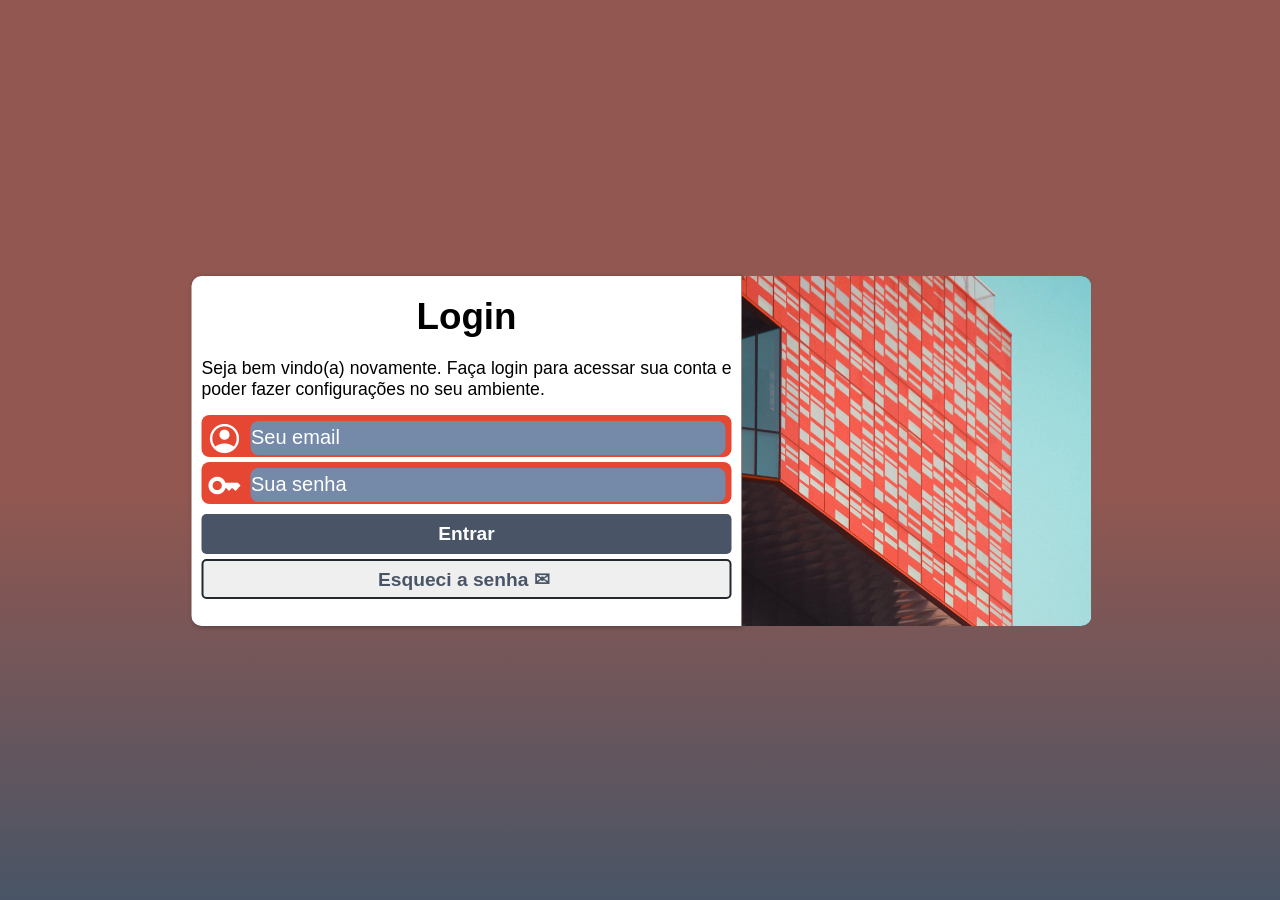
<file: V01/index.html>
<!DOCTYPE html>
<html lang="pt-br">
<head>
    <meta charset="UTF-8">
    <meta name="viewport" content="width=device-width, initial-scale=1.0">
    <title>Projeto Login</title>

    <link rel="stylesheet" href="https://fonts.googleapis.com/css2?family=Material+Symbols+Rounded:opsz,wght,FILL,GRAD@20..48,100..700,0..1,-50..200&icon_names=account_circle" />
    <link rel="stylesheet" href="https://fonts.googleapis.com/css2?family=Material+Symbols+Outlined:opsz,wght,FILL,GRAD@20..48,100..700,0..1,-50..200&icon_names=key" />

    <link rel="stylesheet" href="estilo/style.css" media="all">
    <link rel="stylesheet" href="estilo/tablet.css" media="screen and (min-width:768px) and (max-width:992px)">
    <link rel="stylesheet" href="estilo/pc.css" media="screen and (min-width:992px)">
</head>
<body>
    <div id="menu">
        <iframe id="predio" src="predio.html" frameborder="0"></iframe>
        <section>
            <h1>Login</h1>
            <p>Seja bem vindo(a) novamente. Faça login para acessar sua conta e poder fazer configurações no seu ambiente.</p>

            <form action="" method="post">
                <div class="user">
                    <label for="iemail">
                        <span class="material-symbols-rounded">account_circle</span>
                    </label>
                    <input class="user" type="email" name="email" id="iemail" placeholder="Seu email" required>
                </div>
                <div class="pass">
                    <label for="isenha">
                       <span class="material-symbols-outlined">key</span>
                    </label>
                    <input class="pass" type="password" name="senha" id="isenha" placeholder="Sua senha" required>
                </div>

                <div>
                    <input class="entrar" type="submit" value="Entrar" id="entrar"> 
                    
                    <input class="apagar" type="button" value="Esqueci a senha &#x2709 " id="esquece">
                </div>
            </form>
        </section>
    </div>
</body>
</html>
</file>
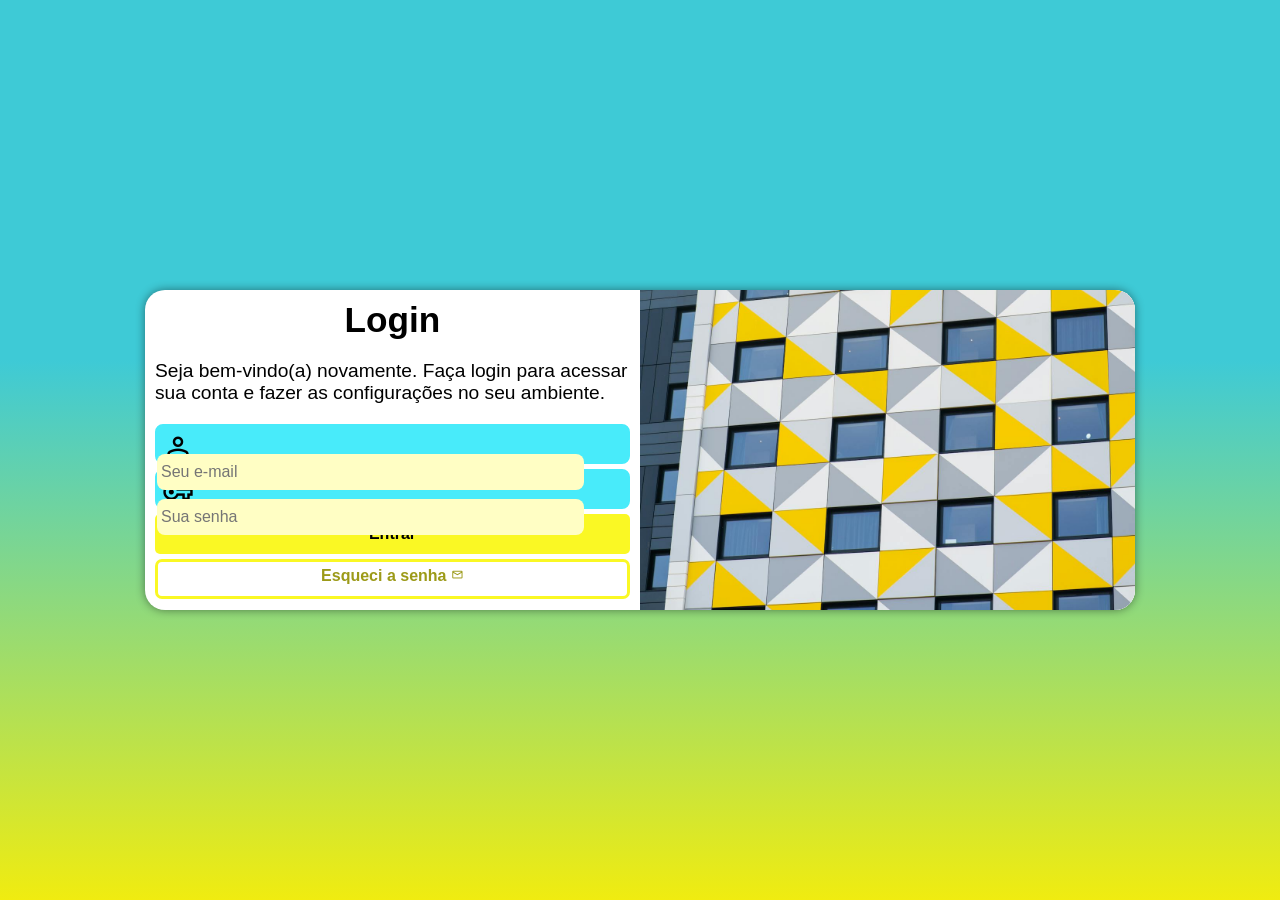
<file: V02/index.html>
<!DOCTYPE html>
<html lang="pt-br">
<head>
    <meta charset="UTF-8">
    <meta name="viewport" content="width=device-width, initial-scale=1.0">
    <title>Login</title>
    <link href="https://fonts.googleapis.com/css2?family=Material+Symbols+Outlined" rel="stylesheet" />

    <link rel="stylesheet" href="estilos/style.css">

    <link rel="stylesheet" href="estilos/media-queries.css">
</head>
<body>
    <main>
        <section id="login">
            <div id="imagem">
                <!--Imagem aqui!-->
            </div>
            <div id="formulario">
                <h1>Login</h1>
                <p>Seja bem-vindo(a) novamente. Faça login para acessar sua conta e fazer as configurações no seu ambiente.</p>
                <form action="login.php" method="post" autocomplete="on">
                    <div class="campo">
                        <span class="material-symbols-outlined">person</span>
                        <input type="email" name="login" id="ilogin" placeholder="Seu e-mail" autocomplete="email" required maxlength="30">
                        <label for="ilogin">Login</label>
                    </div>
                    <div class="campo">
                        <span class="material-symbols-outlined">vpn_key</span>
                        <input type="password" name="senha" id="isenha" placeholder="Sua senha" autocomplete="current-password" required minlength="8" maxlength="20">
                        <label for="isenha">Senha:</label>
                    </div>
                    <input type="submit" value="Entrar">
                    <a href="esqueci.html" class="botao">Esqueci a senha <span class="material-symbols-outlined">mail</span></a>
                </form>
            </div>

        </section>
    </main>
</body>
</html>
</file>
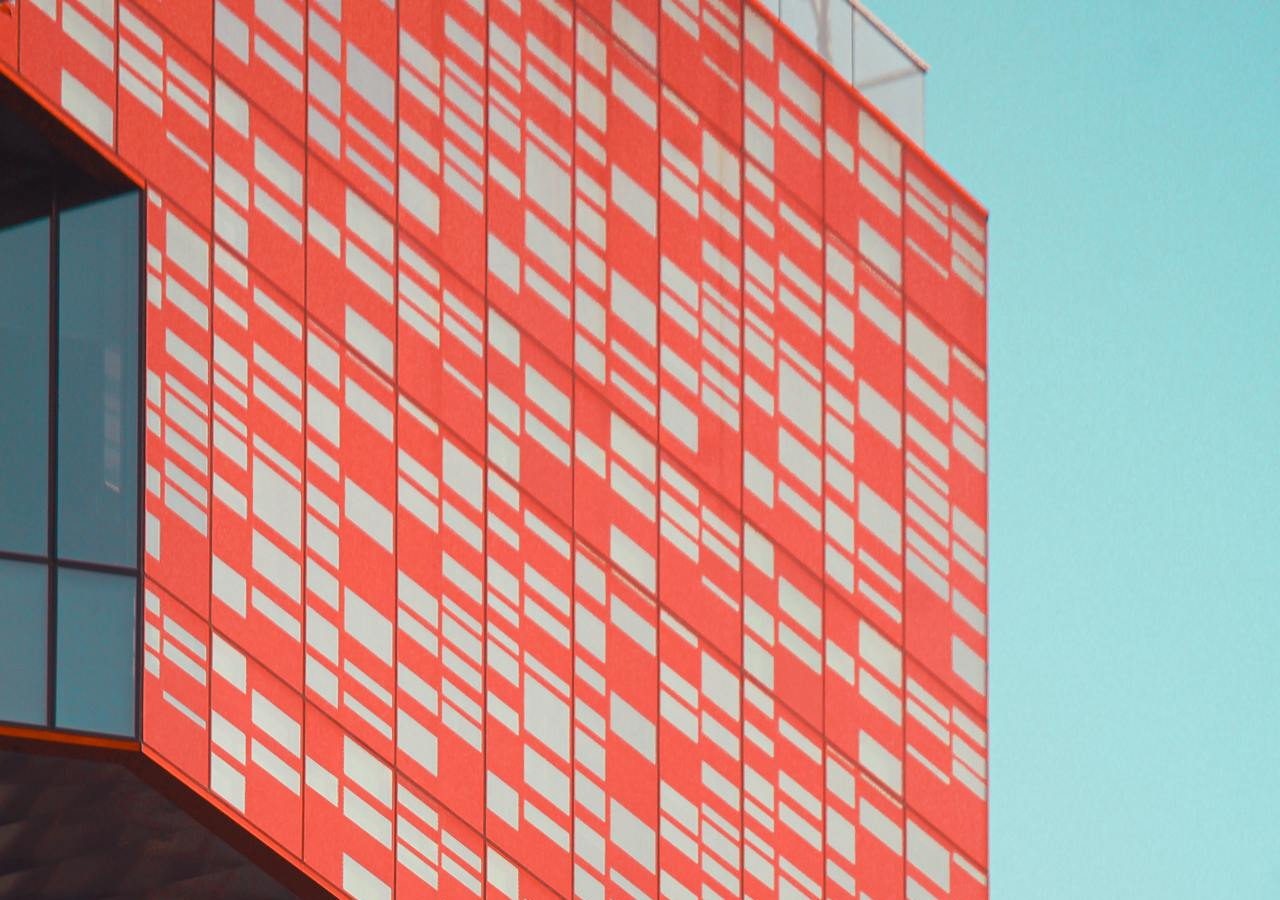
<file: predio.html>
<!DOCTYPE html>
<html lang="pt-br">
<head>
    <meta charset="UTF-8">
    <meta name="viewport" content="width=~, initial-scale=1.0">
    <title>Document</title>

    <style>
        body{
            margin: 0px;
            padding: 0px;
            width: 100vw;
            height: 100vh;
            background: black url(imagens/edificio.jpg) no-repeat top center;
            background-size: cover;
        }
    </style>
</head>
<body>
    
</body>
</html>
</file>
<file: V01/estilo/style.css>
:root{
    --cor0: #915750;
    --cor1: #495566;
    --cor2: #BCE632;
    --cor3: #E64732;
}

*{
    box-sizing: border-box;
    margin: 0px;
    padding: 0px;
}

body, html{
    font-family: Arial, Helvetica, sans-serif;
}

body{
    background-color: var(--cor0)
}

div#menu{
    position:absolute;
    top: 50%;
    left: 50%;
    transform: translate(-50%,-50%);
}

div > iframe{
    position: relative;
    top: 4px;
    width: 300px;
    height: 300px;
    border-radius: 10px 10px 0px 0px;
}

div > section{
    padding: 10px;
    background-color: white;
    width: 300px;
    border-radius: 0px 0px 10px 10px;
    box-shadow: 1px 1px 5px rgba(0, 0, 0, 0.288);
    text-align: justify;
}

div > section > h1{
    text-align: center;
    margin-bottom: 10px;
}

div.user , div.pass{
    background-color: var(--cor3);
    height: 42px;
    margin: 5px 0px;
    border-radius: 8px;
}

input.user , input.pass{
    border-radius: 8px;
    height: 34px;
    width: 225px;
    position: relative;
    top: -6px;
    left: -5px;
    font-size: 20px;
    border: 0px;
    background-color: rgb(117, 138, 168);
}

input.user::placeholder , input.pass::placeholder{
    color: white;
}

input.user:focus , input.pass:focus{
    background-color: rgb(218, 233, 255);
}

input.user:focus::placeholder , input.pass:focus::placeholder{
    color: transparent;
}

span{
    position: relative;
    top: 6px;
    left: -10px;
    padding-left: 15px;
    color: white;
}

.material-symbols-rounded {
    font-size: 35px;
  font-variation-settings:
  'FILL' 1,
  'wght' 400,
  'GRAD' 0,
  'opsz' 40
}

.material-symbols-outlined {
    font-size: 35px;
  font-variation-settings:
  'FILL' 1,
  'wght' 400,
  'GRAD' 0,
  'opsz' 40
}

#entrar , #esquece{
    margin: auto;
    height: 40px;
    width: 280px;
    margin-top: 5px;
    border-radius: 5px;
    cursor: pointer;
}

#entrar{
    background-color: var(--cor1);
    color: white;
    font-weight: bold;
    font-size: 1.2em;
    border: 0px;
}

#entrar:hover{
    background-color: #232931;
    animation-duration: 0.2s;
}

#esquece{
    color: var(--cor1);
    font-weight: bold;
    font-size: 1.2em;
    border: 2px solid #232931;
}

#esquece:hover{
    background-color: var(--cor1);
    color: white;
    animation-duration: 0.2s;
    border: 2px solid #232931;
}
</file>
<file: V01/estilo/tablet.css>
body{
    width: 100vw;
    height: 100vh;
    background: linear-gradient(180deg,
  #915750 55%,
  #495566);
}


div#menu{
    position:absolute;
    top: 50%;
    left: 60%;
    transform: translate(-45%,-75%);
}

div > iframe{
    position: relative;
    top: 304px;
    left: -250px;
    width: 250px;
    height: 300px;
    border-radius: 10px 0px 0px 10px;
}

div > section{
    padding: 10px;
    background-color: white;
    width: 500px;
    height: 300px;
    border-radius: 0px 10px 10px 0px;
    box-shadow: 1px 1px 5px rgba(0, 0, 0, 0.288);
    text-align: justify;
}

input.user , input.pass{
    border-radius: 8px;
    height: 34px;
    width: 425px;
    position: relative;
    top: -6px;
    left: -5px;
    font-size: 20px;
    border: 0px;
    background-color: rgb(117, 138, 168);
}

#entrar , #esquece{
    margin: auto;
    height: 40px;
    width: 480px;
    margin-top: 5px;
    border-radius: 5px;
    cursor: pointer;
}
</file>
<file: V01/estilo/pc.css>
body{
    width: 100vw;
    height: 100vh;
    background: linear-gradient(180deg,
  #915750 55%,
  #495566);
}

div#menu{
    position:absolute;
    top: 50%;
    left: 30%;
    transform: translate(-35%,-75%);
}

div > iframe{
    position: relative;
    top: 354px;
    left: 550px;
    width: 350px;
    height: 350px;
    border-radius: 0px 10px 10px 0px;
}

div > section{
    padding: 10px;
    background-color: white;
    width: 550px;
    height: 350px;
    border-radius: 10px 0px 0px 10px;
    box-shadow: 1px 1px 5px rgba(0, 0, 0, 0.288);
    text-align: justify;
}

input.user , input.pass{
    border-radius: 8px;
    height: 34px;
    width: 475px;
    position: relative;
    top: -6px;
    left: -5px;
    font-size: 20px;
    border: 0px;
    background-color: rgb(117, 138, 168);
}

#entrar , #esquece{
    margin: auto;
    height: 40px;
    width: 530px;
    margin-top: 5px;
    border-radius: 5px;
    cursor: pointer;
}

form{
    margin-top: 15px;
}

h1{
    font-size: 2.3em;
    padding: 10px 0px;
}

p{
   font-size: 1.1em;
}
</file>
<file: V02/estilos/style.css>
/*
cores:
    azul: #48EBFA
    amarelo: #FAF824
*/

*{
    padding: 0px;
    margin: 0px;
    box-sizing: border-box;
    font-family: -apple-system, BlinkMacSystemFont, 'Segoe UI', Roboto, Oxygen, Ubuntu, Cantarell, 'Open Sans', 'Helvetica Neue', sans-serif;
}

body, html{
    background-color: #3ecad6;
    height: 100vh;
    width: 100vw;
}

main{
    position: relative;
    height: 100vh;
    width: 100vw;
}

section#login{
    background-color: white;
    width: 280px;
    height: 500px;
    border-radius: 20px;
    overflow: hidden;
    position: absolute;
    top: 50%;
    left: 50%;
    box-shadow: 0px 0px 10px rgba(0, 0, 0, 0.450);

    transition: width .2s, height .2s;
    transition-timing-function: ease;
    transform: translate(-50%,-50%);
}

section#login > div#imagem{
    display: block;
    background: white url(../imagens/predioA.jpg);
    height: 200px;
    background-size: cover;
    background-repeat: no-repeat;
    background-position: left bottom;
}

section#login > div#formulario{
    display: block;
    padding: 10px;
}

div#formulario > h1{
    text-align: center;
    margin-bottom: 10px;
}

div#formulario > p{
    font-size: 0.8em;
}

form > div.campo{
    background-color: #48EBFA;
    border: 2px solid #48EBFA;
    width: 100%;
    display: block;
    height: 40px;
    border-radius: 8px;
    margin: 5px 0px;
}

form label{
    display: none;
}

div.campo > span{
    color: black;
    
    font-size: 2em;
    width: 40px;
    padding: 5px;

}

div.campo > input{
    background-color: #fffec4;
    font-size: 1em;
    width: calc(100% - 44px);
    height: 100%;
    border: 0px;
    border-radius: 8px;
    padding: 4px;
    transform: translateY(-14px);
}

div.campo > input:focus-within{
    background-color: white;
}

form > input[type=submit]{
    display: block;
    font-size: 1em;
    width: 100%;
    height: 40px;
    background-color: #FAF824;
    color: black;
    font-weight: bolder;
    border: none;
    border-radius: 5px;
    cursor: pointer;
}

form > input[type=submit]:hover{
    background-color: #9c9a18;
}

form > a.botao{
    display: block;
    text-align: center;
    font-size: 1em;
    font-weight: bold;
    width: 100%;
    height: 40px;
    background-color: white;
    border: 3px solid #FAF824;
    border-radius: 7px;
    color: #9c9a18;
    text-decoration: none;
    padding-top: 5px;
    margin-top: 5px;
}

form > a.botao:hover{
    background-color: #fffeab;
}

form > a.botao > span{
    font-size: 0.8em;
}
</file>
<file: V02/estilos/media-queries.css>
@media screen and (min-width: 768px) and (max-width: 992px){
    body{
        background-image: linear-gradient(to top,
        #f0ec10,
        #3ecad6 60%
        );
    }

    section#login{
        width: 80vw;
        height: 280px;
    }

    section#login > div#imagem{
        float: left;
        width: 30%;
        height: 100%;
    }

    section#login > div#formulario{
        float: right;
        width: 70%;
    }
}

@media screen and (min-width: 992px){
    body{
        background-image: linear-gradient(to top,
        #f0ec10,
        #3ecad6 60%
        );
    }

    section#login{
        width: 990px;
        height: 320px;
    }

    section#login > div#imagem{
        float: right;
        width: 50%;
        height: 100%;
    }

    section#login > div#formulario{
        float: left;
        width: 50%;

    }

    div#formulario > h1{
        font-size: 2.2em;
    }

    div#formulario > p{
    font-size: 1.2em;
    margin: 20px 0px;
    }
}
</file>
